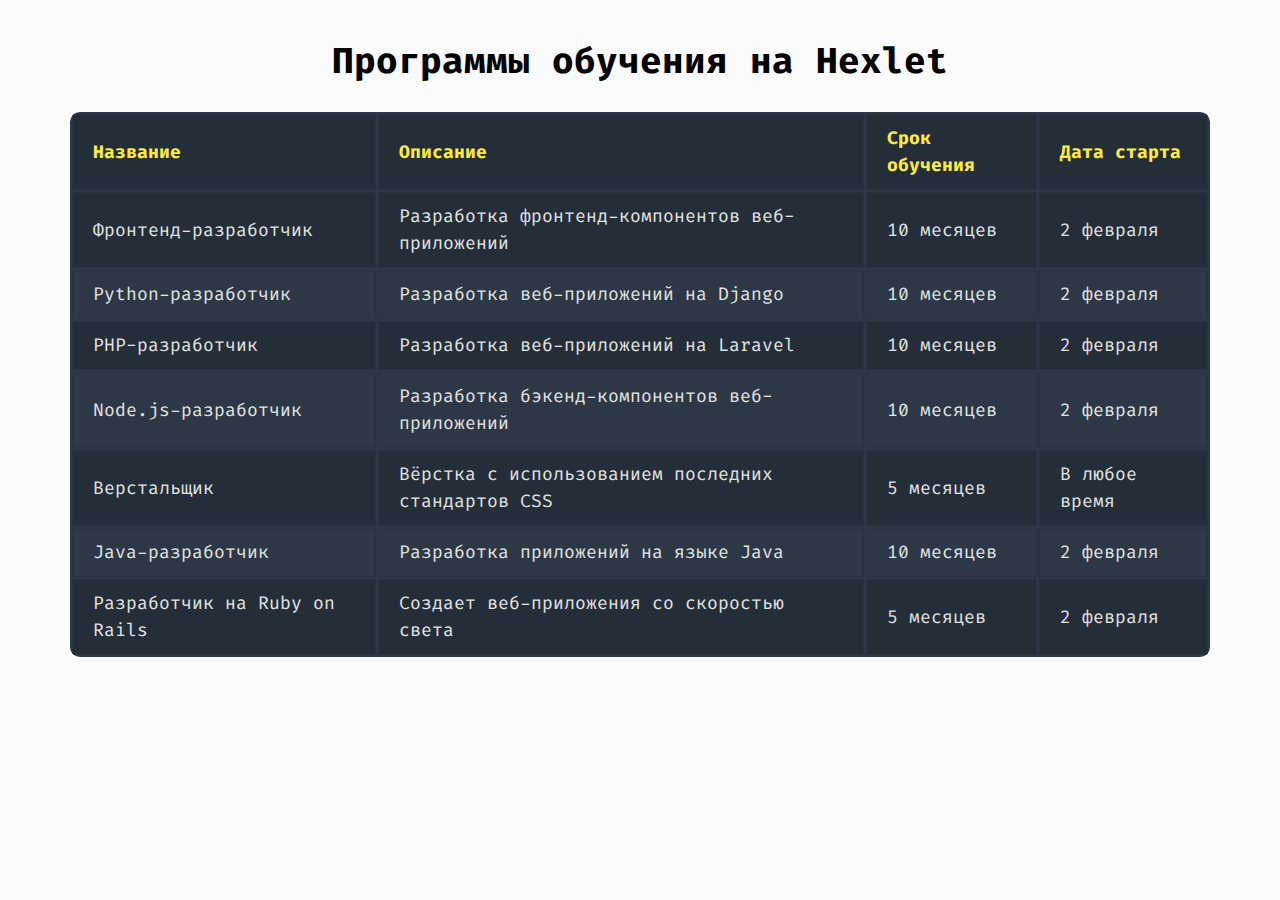
<file: adaptive table/index.html>
<!DOCTYPE html>
<html lang="ru">

<head>
  <meta charset="UTF-8">
  <meta http-equiv="X-UA-Compatible" content="IE=edge">
  <meta name="viewport" content="width=device-width, initial-scale=1.0">
  <link rel="stylesheet" href="styles/app.css">
  <title>Адаптивная таблица</title>
</head>

<body>
  <main class="container">
    <h1>Программы обучения на Hexlet</h1>
    <table class="table responsive-table">
      <thead>
        <tr>
          <th>Название</th>
          <th>Описание</th>
          <th>Срок обучения</th>
          <th>Дата старта</th>
        </tr>
      </thead>
      <tbody>
        <tr>
          <td data-th="Название">Фронтенд-разработчик</td>
          <td data-th="Описание">Разработка фронтенд-компонентов веб-приложений</td>
          <td data-th="Срок обучения">10 месяцев</td>
          <td data-th="Дата старта">2 февраля</td>
        </tr>
        <tr>
          <td data-th="Название">Python-разработчик</td>
          <td data-th="Описание">Разработка веб-приложений на Django</td>
          <td data-th="Срок обучения">10 месяцев</td>
          <td data-th="Дата старта">2 февраля</td>
        </tr>
        <tr>
          <td data-th="Название">PHP-разработчик</td>
          <td data-th="Описание">Разработка веб-приложений на Laravel</td>
          <td data-th="Срок обучения">10 месяцев</td>
          <td data-th="Дата старта">2 февраля</td>
        </tr>
        <tr>
          <td data-th="Название">Node.js-разработчик</td>
          <td data-th="Описание">Разработка бэкенд-компонентов веб-приложений</td>
          <td data-th="Срок обучения">10 месяцев</td>
          <td data-th="Дата старта">2 февраля</td>
        </tr>
        <tr>
          <td data-th="Название">Верстальщик</td>
          <td data-th="Описание">Вёрстка с использованием последних стандартов CSS</td>
          <td data-th="Срок обучения">5 месяцев</td>
          <td data-th="Дата старта">В любое время</td>
        </tr>
        <tr>
          <td data-th="Название">Java-разработчик</td>
          <td data-th="Описание">Разработка приложений на языке Java</td>
          <td data-th="Срок обучения">10 месяцев</td>
          <td data-th="Дата старта">2 февраля</td>
        </tr>
        <tr>
          <td data-th="Название">Разработчик на Ruby on Rails</td>
          <td data-th="Описание">Создает веб-приложения со скоростью света</td>
          <td data-th="Срок обучения">5 месяцев</td>
          <td data-th="Дата старта">2 февраля</td>
        </tr>
      </tbody>
    </table>
  </main>
</body>

</html>
</file>
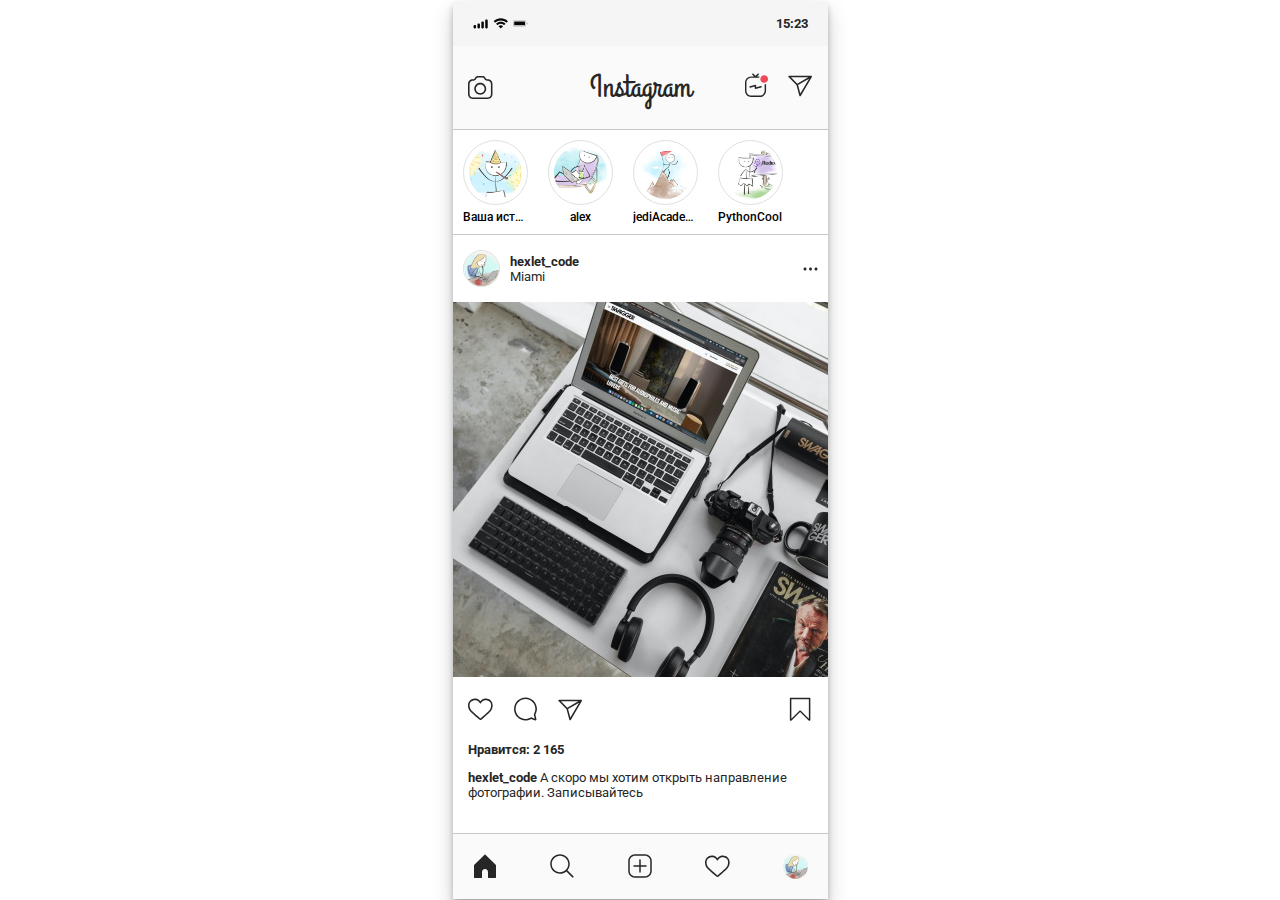
<file: instagram/index.html>
<!DOCTYPE html>
<html lang="ru">

<head>
  <meta charset="UTF-8">
  <meta http-equiv="X-UA-Compatible" content="IE=edge">
  <link rel="stylesheet" href="styles/app.css">
  <meta name="viewport" content="width=device-width, initial-scale=1.0">
  <title>Instagram</title>
</head>

<body>
  <div class="mobile">
    <header class="mobile-header">
      <div class="mr-5 w-15 icon icon-signal"></div>
      <div class="mr-5 w-15 icon icon-connection"></div>
      <div class="icon w-15 icon-battery"></div>
      <div class="mobile-time ml-auto">15:23</div>
    </header>
    <main class="instagram-app">
      <header class="instagram-header" data-section="header">
        <button class="icon icon-camera" aria-label="Снять историю"></button>
        <h1>Instagram</h1>
        <div class="justify-end">
          <button class="mr-15 icon icon-igtv" aria-label="IGTV"></button>
          <button class="icon icon-messanger" aria-label="Сообщения"></button>
        </div>
      </header>
      <section class="border-top border-bottom" data-section="stories">
        <h2 class="sr-only">Истории</h2>
        <div class="instagram-stories">
          <button class="instagram-stories-item">
            <img src="./assets/images/avatar_1.jpg" alt="Ваша история" class="avatar">
            <span class="name">Ваша история</span>
          </button>
          <button class="instagram-stories-item">
            <img src="./assets/images/avatar_2.jpg" alt="История alex" class="avatar">
            <span class="name">alex</span>
          </button>
          <button class="instagram-stories-item">
            <img src="./assets/images/avatar_3.jpg" alt="История jediAcademy" class="avatar">
            <span class="name">jediAcademy</span>
          </button>
          <button class="instagram-stories-item">
            <img src="./assets/images/avatar_4.jpg" alt="История PythonCool" class="avatar">
            <span class="name">PythonCool</span>
          </button>
        </div>
      </section>
      <section class="instagram-post" data-section="post">
        <h2 class="sr-only">Пост</h2>
        <header class="instagram-post-header">
          <div class="instagram-post-author">
            <img src="./assets/images/avatar_5.jpg" alt="hexlet_code" class="avatar">
            <div class="author-name">
              <p class="bold">hexlet_code</p>
              <p>Miami</p>
            </div>
          </div>
          <button class="icon icon-more w-15" aria-label="Больше действий"></button>
        </header>
        <img src="./assets/images/post-image.jpg" alt="Фотография пользователя hexlet_code">
        <footer class="instagram-post-footer border-bottom">
          <div class="instagram-post-actions">
            <button class="icon icon-like" aria-label="Нравится"></button>
            <button class="icon icon-comment" aria-label="Комментарий"></button>
            <button class="icon icon-messanger" aria-label="Сообщение"></button>
            <button class="grid-column-end ml-auto icon icon-save" aria-label="Сохранить в закладки"></button>
          </div>
          <p class="bold">Нравится: 2 165</p>
          <p><span class="bold">hexlet_code</span> А скоро мы хотим открыть направление фотографии. Записывайтесь</p>
        </footer>
      </section>
      <footer class="instagram-footer" data-section="footer">
        <button class="icon icon-home" aria-label="Домашняя страница"></button>
        <button class="icon icon-search" aria-label="Поиск"></button>
        <button class="icon icon-add" aria-label="Добавить пост"></button>
        <button class="icon icon-like" aria-label="Уведомления"></button>
        <button class="w-25 icon" aria-label="Профиль">
          <img class="rounded" src="./assets/images/avatar_5.jpg" alt="hexlet_code">
        </button>
      </footer>
    </main>
  </div>
</body>

</html>
</file>
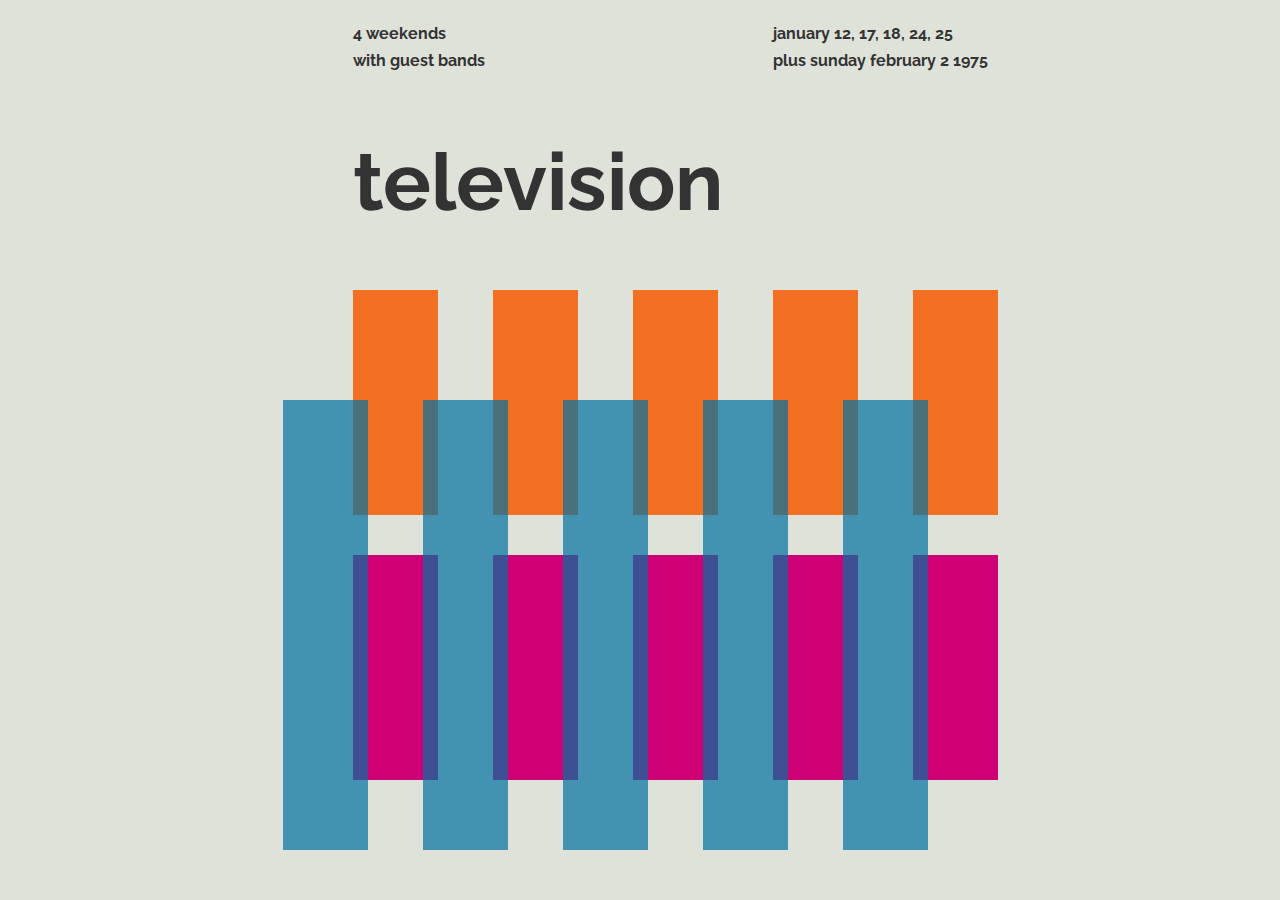
<file: swiss poster/index.html>
<!DOCTYPE html>
<html lang="ru">

<head>
  <meta charset="UTF-8">
  <link rel="stylesheet" href="styles/app.css">
  <meta name="viewport" content="width=device-width, initial-scale=1.0">
  <title>Швейцарский плакат</title>
</head>

<body>
  <article class="grid">
    <div class="col-2">
      <p>
        4 weekends
      </p>
      <p>
        with guest bands
      </p>
    </div>
    <div class="line-start-4 line-end">
      <p>
        january 12, 17, 18, 24, 25
      </p>
      <p>
        plus sunday february 2 1975
      </p>
    </div>
    <div class="col-5">
      <h1>
        television
      </h1>
    </div>
    <div class="line line-2x line-absolute blue line-start-1"></div>
    <div class="line line-2x line-absolute blue line-start-3"></div>
    <div class="line line-2x line-absolute blue line-start-2"></div>
    <div class="line line-2x line-absolute blue line-start-4"></div>
    <div class="line line-2x line-absolute blue line-start-5"></div>
    <div class="line orange"></div>
    <div class="line orange"></div>
    <div class="line orange"></div>
    <div class="line orange"></div>
    <div class="line orange"></div>
    <div class="line pink"></div>
    <div class="line pink"></div>
    <div class="line pink"></div>
    <div class="line pink"></div>
    <div class="line pink"></div>
  </article>
</body>

</html>
</file>
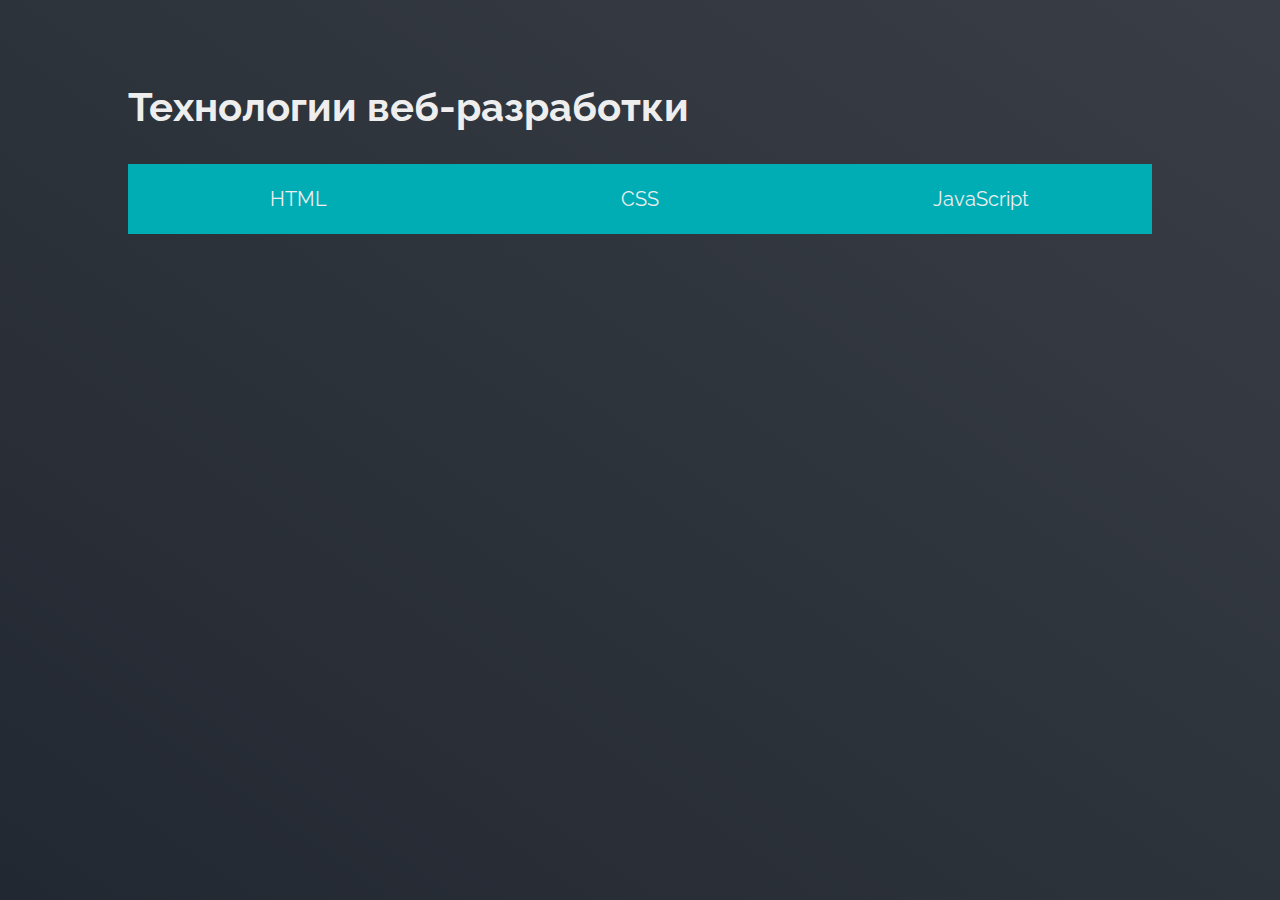
<file: tabs/index.html>
<!DOCTYPE html>
<html lang="ru">

<head>
  <meta name="viewport" content="width=device-width, initial-scale=1.0">
  <title>Технологии веб-разработки</title>
  <link rel="stylesheet" href="./styles/app.css">
</head>

<body>
  <section class="tabs">
    <h1 class="span-all">
      Технологии веб-разработки
    </h1>
    <a href="#" class="tab-name" data-tab="html">
      HTML
    </a>
    <a href="#" class="tab-name" data-tab="css">
      CSS
    </a>
    <a href="#" class="tab-name" data-tab="js">
      JavaScript
    </a>
    <div class="tabs-content">
      <div class="tabs-content-item" data-tab-content="html">
        <img src="./images/html.png" alt="HTML Logo">
        <h2>
          HTML
        </h2>
        <p>
          HTML (HyperText Markup Language) — язык для разметки гипертекста, он является набором правил,
          по которым браузер отличает заголовки от списков, таблицы от картинок и так далее.
          HTML появился в 1993 году и был призван стандартизировать правила для вывода текста внутри веб-страниц.
        </p>
        <p>
          Взгляните внимательно на страницу, на которой вы сейчас находитесь.
          Вся она вне зависимости от внешнего вида описана с помощью HTML. Это хорошо показывает,
          что какой бы сложной ни была страница, вся суть остаётся неизменной на протяжении более 20 лет.
        </p>
        <p>
          Слово «язык» в HTML стоит воспринимать как правила. Сам по себе HTML только размечает данные,
          но никак с ними не взаимодействует и визуально с ними ничего не делает.
          Всю работу по выводу текстовых данных и разметки берёт на себя браузер.
        </p>
      </div>
      <div data-tab-content="css" class="tabs-content-item">
        <img src="./images/css.png" alt="CSS Logo">
        <h2>
          CSS
        </h2>
        <p>
          CSS (англ. Cascading Style Sheets «каскадные таблицы стилей») — формальный
          язык описания внешнего вида документа (веб-страницы), написанного с использованием языка разметки
          (чаще всего HTML или XHTML). Также может применяться к любым XML-документам, например, к SVG или XUL.
        </p>
      </div>
      <div data-tab-content="js" class="tabs-content-item">
        <img src="./images/js.png" alt="JavaScript Logo">
        <h2>
          JavaScript
        </h2>
        <p>
          JavaScript — мультипарадигменный язык программирования. Поддерживает объектно-ориентированный,
          императивный и функциональный стили. Является реализацией стандарта ECMAScript (стандарт ECMA-262).
        </p>
        <p>
          JavaScript обычно используется как встраиваемый язык для программного доступа к объектам приложений.
          Наиболее широкое применение находит в браузерах как язык сценариев для придания интерактивности веб-страницам.
        </p>
        <p>
          Основные архитектурные черты: динамическая типизация, слабая типизация, автоматическое управление памятью,
          прототипное программирование, функции как объекты первого класса.
        </p>
        <p>
          На JavaScript оказали влияние многие языки, при разработке была цель сделать язык похожим на Java.
          Языком JavaScript не владеет какая-либо компания или организация, что отличает его от ряда языков
          программирования,
          используемых в веб-разработке.
        </p>
        <p>
          Название «JavaScript» является зарегистрированным товарным знаком корпорации Oracle в США.
        </p>
      </div>
    </div>
  </section>
</body>

</html>
</file>
<file: adaptive table/styles/app.css>
@import url('https://fonts.googleapis.com/css2?family=Fira+Code:wght@400;700&display=swap');

body {
  box-sizing: border-box;
  margin: 0;
  padding: 10px;
  font: 18px/1.5 'Fira Code', monospace;
  background-color: #fbfbfb;
}

h1 {
  text-align: center;
}

.container {
  width: 100%;
  max-width: 1140px;
  margin: 0 auto;
}

.table {
  overflow: hidden;
  color: #e3e3e3;
  text-align: left;
  background: #2c3845;
  border-radius: 10px;
}

.table tr:nth-child(odd) {
  background-color: #232e38;
}

.table th {
  color: #ffeb3b;
}

.table th,
.table td {
  padding: 10px 20px;
  border: 1px solid #28333f;
}

@media screen and (max-width: 649px) {
  .table td::before {
    color: #7a91aa;
    font-weight: bold;
  }

  .responsive-table thead {
    display: none;
  }

  .responsive-table td {
    display: block;
    border: none;
  }

  .responsive-table td::before {
    content: attr(data-th) ": ";
  }
}

@media screen and (max-width: 449px) {
  .table td {
    text-align: center;
  }

  .table td::before {
    display: block;

    font-size: 0.8rem;
  }

  .responsive-table td::before {
    content: attr(data-th);
  }
}
</file>
<file: instagram/styles/app.css>
@import url('https://fonts.googleapis.com/css2?family=Grand+Hotel&family=Roboto:wght@400;500&display=swap');

body {
  display: flex;
  align-items: center;
  justify-content: center;
  min-height: 100vh;
  margin: 0;

  font-family: Roboto, sans-serif;
}

h1 {
  grid-column: span 2;
  margin: 0;
  font-weight: normal;
  font-family: "Grand Hotel", cursive;
  text-align: center;
}

img {
  max-width: 100%;
  vertical-align: middle;
}

button {
  font-family: inherit;
}

.mobile {
  width: 375px;
  color: #262626;
  background: #fff;
  box-shadow: 0 10px 20px rgb(0 0 0 / 19%), 0 6px 6px rgb(0 0 0 / 23%);
}

.mobile-header {
  display: flex;
  align-items: center;
  padding: 10px 20px;
  background: #f5f5f5;
}

.mobile-time {
  font-weight: bold;
  font-size: 13px;
}

.icon {
  display: inline-block;
  width: 25px;
  height: 25px;
  padding: 0;
  background-color: unset;
  background-repeat: no-repeat;
  background-position: center;
  background-size: contain;
  border: none;
  cursor: pointer;
}

.icon-signal {
  background-image: url("../assets/icons/signal.svg");
}

.icon-connection {
  background-image: url("../assets/icons/wifi.svg");
}

.icon-battery {
  background-image: url("../assets/icons/battery.svg");
}

.icon-camera {
  background-image: url("../assets/icons/camera.svg");
}

.icon-igtv {
  background-image: url("../assets/icons/igtv.svg");
}

.icon-messanger {
  background-image: url("../assets/icons/messanger.svg");
}

.icon-more {
  background-image: url("../assets/icons/more.svg");
}

.icon-save {
  background-image: url("../assets/icons/save.svg");
}

.icon-like {
  background-image: url("../assets/icons/like.svg");
}

.icon-comment {
  background-image: url("../assets/icons/comment.svg");
}

.icon-home {
  background-image: url("../assets/icons/home.svg");
}

.icon-search {
  background-image: url("../assets/icons/search.svg");
}

.icon-add {
  background-image: url("../assets/icons/add.svg");
}

.instagram-header {
  display: grid;
  grid-template-columns: repeat(4, 1fr);
  align-items: center;
  padding: 20px 15px;
  background: #fafafa;
}

.instagram-stories {
  display: grid;
  grid-gap: 20px;
  grid-template-columns: repeat(auto-fill, 65px);
  padding: 10px;
}

.instagram-stories-item {
  padding: 0;
  font-size: 12px;
  background: none;
  border: none;
  cursor: pointer;
}

.instagram-stories-item .avatar {
  box-sizing: border-box;
  padding: 5px;
  border: 1px solid #e0e0e0;
  border-radius: 50%;
}

.instagram-stories-item .name {
  display: block;
  margin: 5px 0 0;
  overflow: hidden;
  font-weight: 500;
  white-space: nowrap;
  text-overflow: ellipsis;
}

.instagram-post-header {
  display: flex;
  align-items: center;
  justify-content: space-between;
  padding: 15px 10px;
  font-size: 13px;
}

.instagram-post-author {
  display: flex;
  align-items: center;
}

.author-name > * {
  margin: 0;
}

.instagram-post-author .avatar {
  width: 35px;
  margin-right: 10px;
  border: 1px solid #e0e0e0;
  border-radius: 50%;
}

.instagram-post-footer {
  padding: 20px 15px;
  font-size: 13px;
}

.instagram-post-actions {
  display: grid;
  grid-gap: 20px;
  grid-template-columns: repeat(auto-fit, 25px);
  margin: 0 0 20px;
}

.instagram-footer {
  display: grid;
  grid-template-columns: repeat(auto-fit, 25px);
  justify-content: space-between;
  padding: 20px;
  background: #fafafa;
}

.bold {
  font-weight: bold;
}

.border-bottom {
  border-bottom: 1px solid #c6c6c8;
}

.border-top {
  border-top: 1px solid #c6c6c8;
}

.rounded {
  border-radius: 50%;
}

.mr-5 {
  margin-right: 5px;
}

.mr-15 {
  margin-right: 15px;
}

.ml-auto {
  margin-left: auto;
}

.w-15 {
  width: 15px;
}

.justify-end {
  justify-self: end;
}

.grid-column-end {
  grid-column: -1;
}

.sr-only {
  position: absolute;
  width: 1px;
  height: 1px;
  margin: -1px;
  padding: 0;
  overflow: hidden;
  white-space: nowrap;
  border: 0;
  clip: rect(0, 0, 0, 0);
}
</file>
<file: swiss poster/styles/app.css>
@import url('https://fonts.googleapis.com/css2?family=Raleway:wght@700&display=swap');

:root {
  --color-gray: #dfe2d9;
  --color-dark: #333;
  --font-style: raleway, sans-serif;
  --vertical-line-height: 25vh;
}

body {
  box-sizing: border-box;
  width: 715px;
  margin: 0 auto;
  padding: 20px 0 calc(var(--vertical-line-height) / 2);

  color: var(--color-dark);
  font-family: var(--font-style);
  line-height: 1.7;

  background: var(--color-gray);
}

p {
  margin: 0;
  font-weight: bold;
}

h1 {
  margin: 0;
  font-size: 80px;
}

.grid {
  position: relative;
  display: grid;
  grid-gap: 40px 55px;
  grid-template-columns: repeat(5, 85px);
  justify-content: end;
}

.line {
  height: var(--vertical-line-height);
}

.line-2x {
  height: calc(var(--vertical-line-height) * 2);
}

.line-absolute {
  position: absolute;
  bottom: -70px;
  left: -70px;
  width: 85px;
  opacity: 0.7;
}

.col-2 {
  grid-column: span 2;
}

.col-3 {
  grid-column: span 3;
}

.col-5 {
  grid-column: span 5;
}

.line-start-1 {
  grid-column-start: 1;
}

.line-start-2 {
  grid-column-start: 2;
}

.line-start-3 {
  grid-column-start: 3;
}

.line-start-4 {
  grid-column-start: 4;
}

.line-start-5 {
  grid-column-start: 5;
}

.line-end {
  grid-column-end: -1;
}

.blue {
  background: #0271a1;
}

.orange {
  background: #f37022;
}

.pink {
  background: #cd0076;
}
</file>
<file: tabs/styles/app.css>
@import url('https://fonts.googleapis.com/css2?family=Raleway:wght@400;700&display=swap');

body {
  box-sizing: border-box;
  width: 100vw;
  height: 100vh;
  margin: 0;
  padding: 50px;
  color: #eee;
  font-size: 20px;
  line-height: 1.5;
  font-family: Raleway, sans-serif;
  background-image: linear-gradient(to right top, #222831, #282d36, #2d333b, #333841, #393e46);
}

img {
  max-width: 100%;
  vertical-align: middle;
}

a {
  color: inherit;
}

h1 {
  font-size: 2em;
}

h2 {
  color: #00adb5;
  font-size: 1.5em;
}

.tabs {
  width: 1024px;
  margin: 0 auto;
  columns: 3;
  column-gap: 0;
}

.tab-name {
  display: block;
  padding: 20px;
  break-inside: avoid;
  text-align: center;
  text-decoration: none;
  background: #00adb5;
}

.tab-name:hover {
  border-bottom: 3px solid pink;
}
.tab-name:focus {
  border-bottom: 3px solid #5ffbf1;
}

.tabs-content {
  column-span: all;
  background: #393e46;
}

.tabs-content-item {
  padding: 20px;
  columns: 3;
  column-gap: 30px;
}

[data-tab-content]{
  display: none;
}

[data-tab="html"]:hover~.tabs-content [data-tab-content="html"],
[data-tab="html"]:focus~.tabs-content [data-tab-content="html"],
[data-tab="css"]:hover~.tabs-content  [data-tab-content="css"],
[data-tab="css"]:focus~.tabs-content  [data-tab-content="css"],
[data-tab="js"]:hover~.tabs-content   [data-tab-content="js"],
[data-tab="js"]:focus~ .tabs-content  [data-tab-content="js"] {
  display: block;
}

.span-all {
  column-span: all;
}
</file>
